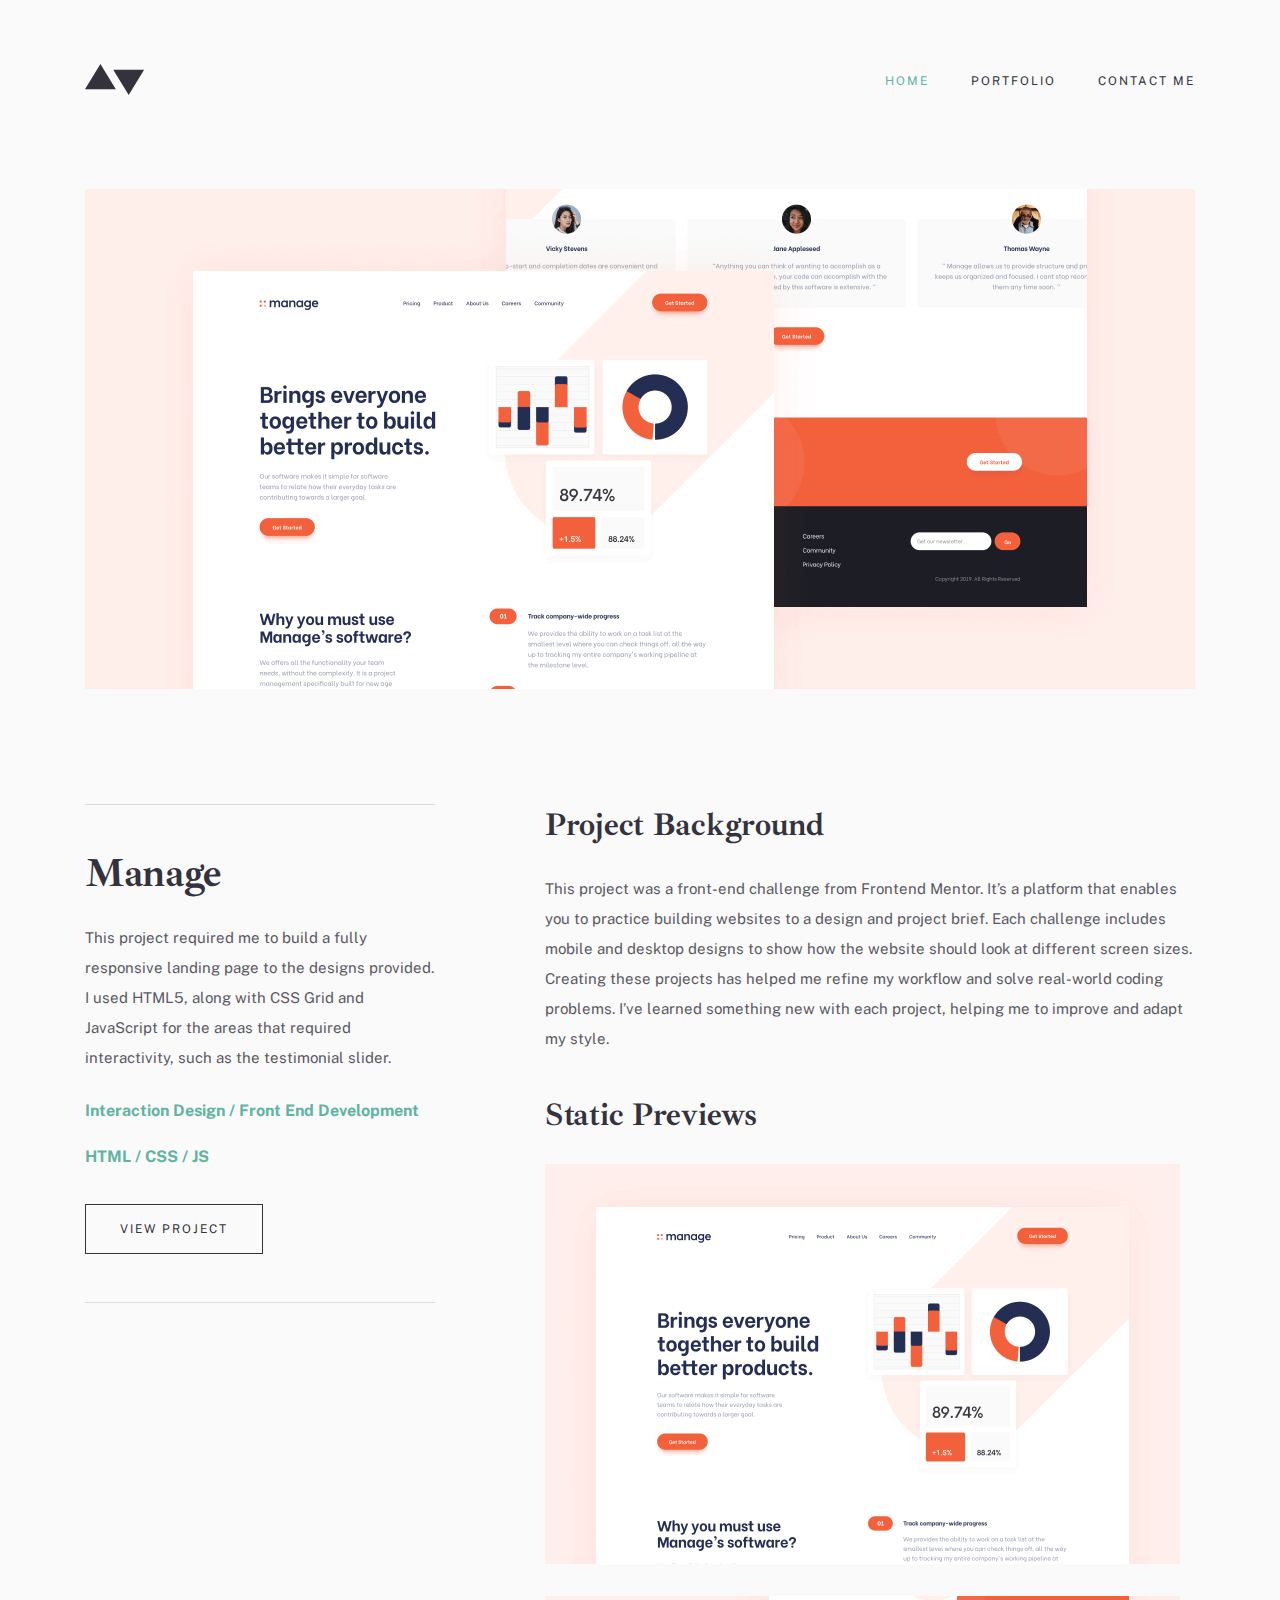
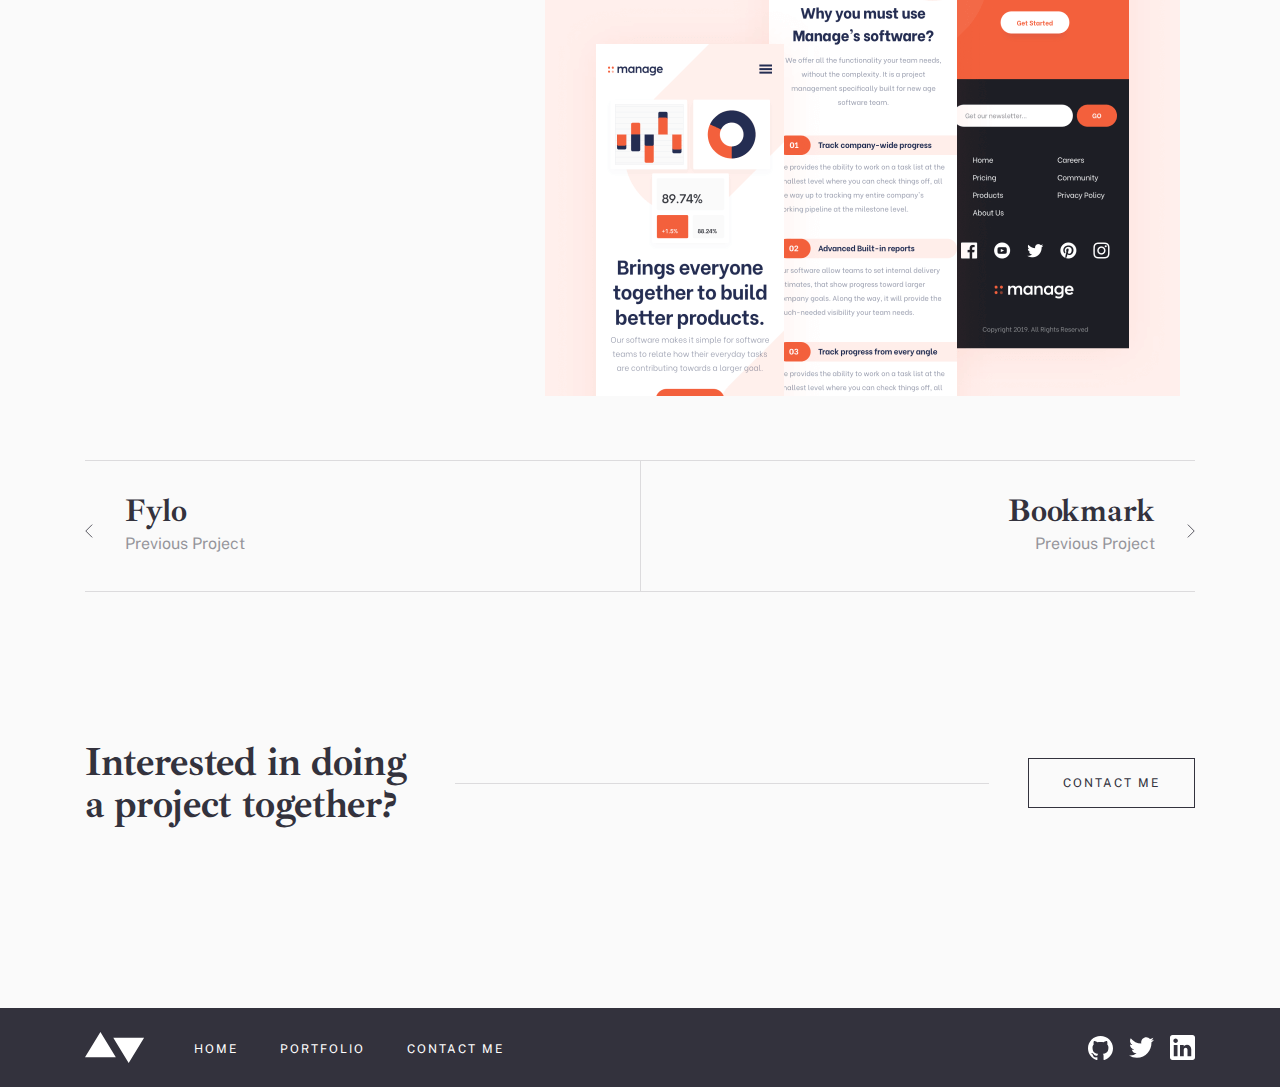
<file: portfolio-manage.html>
<!DOCTYPE html>
<html lang="en">
<head>
	<meta charset="UTF-8">
	<meta name="viewport" content="width=device-width, initial-scale=1.0">
	<title>Minimalist-portfolio || Manage</title>
	<!-- <link rel="stylesheet" href="./css/main.css"> -->
	<link rel="stylesheet" href="./css/portfolio-manage.css">
	<link rel="stylesheet" href="./css/css.min.css">
</head>
<body>
	<!-- Start header -->
	<header class="site-header">

		<div class="container">
			<div class="header-wrapper">
				<a class="header-link" href="./">
					<img class="logo-pic" src="./images/logo.svg" alt="This is site logo image" width="60" height="32">
				</a>
				<nav class="site-navbar">
					<ul class="navbar-list unstayled-list">
						<li class="navbar-item">
							<a class="navbar-link home-active-link" href="./index.html">
								HOME
							</a>
						</li>
						<li class="navbar-item">
							<a class="navbar-link" href="./portfolio.html">
								PORTFOLIO
							</a>
						</li>
						<li class="navbar-item">
							<a class="navbar-link" href="./contact.html">
								CONTACT ME
							</a>
						</li>
					</ul>
				</nav>
			</div>
		</div>

	</header>
	<!-- Finish header -->

	<!-- Site main begin -->
	<main class="site-main">
		<!-- Hero manage section start -->
		<section class="hero-manage">
			<div class="container">
				<img class="hero-manage-pic" 
				src="./images/manageheroimage.png" 
				alt="This is manage hero image"
				width="1150"
				height="500"
				srcset="./images/manageheroimage.png 1x, ./images/manageheroimage@2x.png 2x">
				<div class="manage-wrapper">
					<div class="manage-inner">
						<h2 class="manage-title" title="Manage">
							Manage
						</h2>
						<p class="manage-desc">
							This project required me to build a fully responsive landing page to the designs provided. I used HTML5, along with CSS Grid and JavaScript for the areas that required interactivity, such as the testimonial slider.
						</p>
						<p class="manage-text">
							<strong class="manage-strong">
								Interaction Design / Front End Development
							</strong>
						</p>
						<p class="manage-text">
							<strong class="manage-strong">
								HTML / CSS / JS
							</strong>
						</p>
						<a class="portfolio-link general-link" href="./portfolio-manage.html">
							VIEW PROJECT
						</a>
					</div>
					<div class="manage-wrapper-inner">
						<h3 class="manage-project-title" title="Project Background">
							Project Background
						</h3>
						<p class="manage-project-desc">
							This project was a front-end  challenge from Frontend Mentor. It’s a platform that enables you to practice building websites to a design and project brief. Each challenge includes mobile and desktop designs to show how the website should look at different screen sizes. Creating these projects has helped me refine my workflow and solve real-world coding problems. I’ve learned something new with each project, helping me to improve and adapt my style.
						</p>
						<h3 class="manage-project-title" title="Project Background">
							Static Previews
						</h3>
						<img class="previews-pic" 
						src="./images/previewsimage.png" 
						alt="This is previews image. You can take all information here"
						width="635"
						height="832"
						srcset="./images/previewsimage.png 1x, ./images/previewsimage@2x.png 2x"
						loading="lazy">
					</div>
				</div>
			</div>
		</section>
		<!-- Hero manage section finish -->

		<!-- Slider section start -->
		<section class="slider-section">
			<div class="container">
				<div class="slider-section-wrapper">
					<h2 class="visually-hidden">Page slider</h2>
					<a class="slider-section-link next-left-link" href="./portfolio-fylo.html">
						<h3 class="slider-title">Fylo</h3>
						<p class="slider-desc">Previous Project</p>
					</a>
					<a class="slider-section-link slider-right-link" href="./portfolio-bookmark.html">
						<h3 class="slider-title">Bookmark</h3>
						<p class="slider-desc">Previous Project</p>
					</a>
				</div>
			</div>
		</section>

		<!-- Contact me section start -->
		<section class="contact-me">
			<div class="container">
				<div class="contact-me-wrapper">
					<div class="contact-title-wrapper">
						<h2 class="contact-me-title"
						title="Interested in doing a project together?">
							Interested in doing a project together?
						</h2>
					</div>
					<a class="contact-me-link general-link" href="./contact.html">
						CONTACT ME
					</a>
				</div>
			</div>
		 </section>
		 <!-- Contact me section finish -->
	</main>
	<!-- Site main end -->

	 <!-- Site footer start -->
	<footer class="site-footer">
		
		<div class="container">
			<div class="footer-wrapper">
				<div class="footer-inner">
					<a class="footer-logo-link" href="./">
						<img class="logo-pic" 
						src="./images/footerlogo.svg" 
						alt="This is footer logo image"
						width="60"
						height="32"
						loading="lazy">
					</a>
					<ul class="footer-list unstayled-list">
						<li class="footer-item">
							<a class="footer-link" href="./index.html">
								HOME
							</a>
						</li>
						<li class="footer-item">
							<a class="footer-link" href="./portfolio.html">
								PORTFOLIO
							</a>
						</li>
						<li class="footer-item">
							<a class="footer-link" href="./contact.html">
								CONTACT ME
							</a>
						</li>
					</ul>
				</div>
				<ul class="social-list unstayled-list">
					<li class="social-item">
						<a class="social-link" href="#" target="_blank">
							<img class="social-pic" 
							src="./images/icons/githubicon.svg" 
							alt="This is GitHub icon"
							width="25"
							height="24"
							loading="lazy">
						</a>
					</li>
					<li class="social-item">
						<a class="social-link" href="#" target="_blank">
							<img class="social-pic" 
							src="./images/icons/twittericon.svg" 
							alt="This is twitter icon"
							width="25"
							height="24"
							loading="lazy">
						</a>
					</li>
					<li class="social-item">
						<a class="social-link" href="#" target="_blank">
							<img class="social-pic" 
							src="./images/icons/linkedinicon.svg" 
							alt="This is LinkedIn icon"
							width="25"
							height="24"
							loading="lazy">
						</a>
					</li>
				</ul>
			</div>
		</div>

	</footer>
	<!-- Site footer finish -->
</body>
</html>
</file>
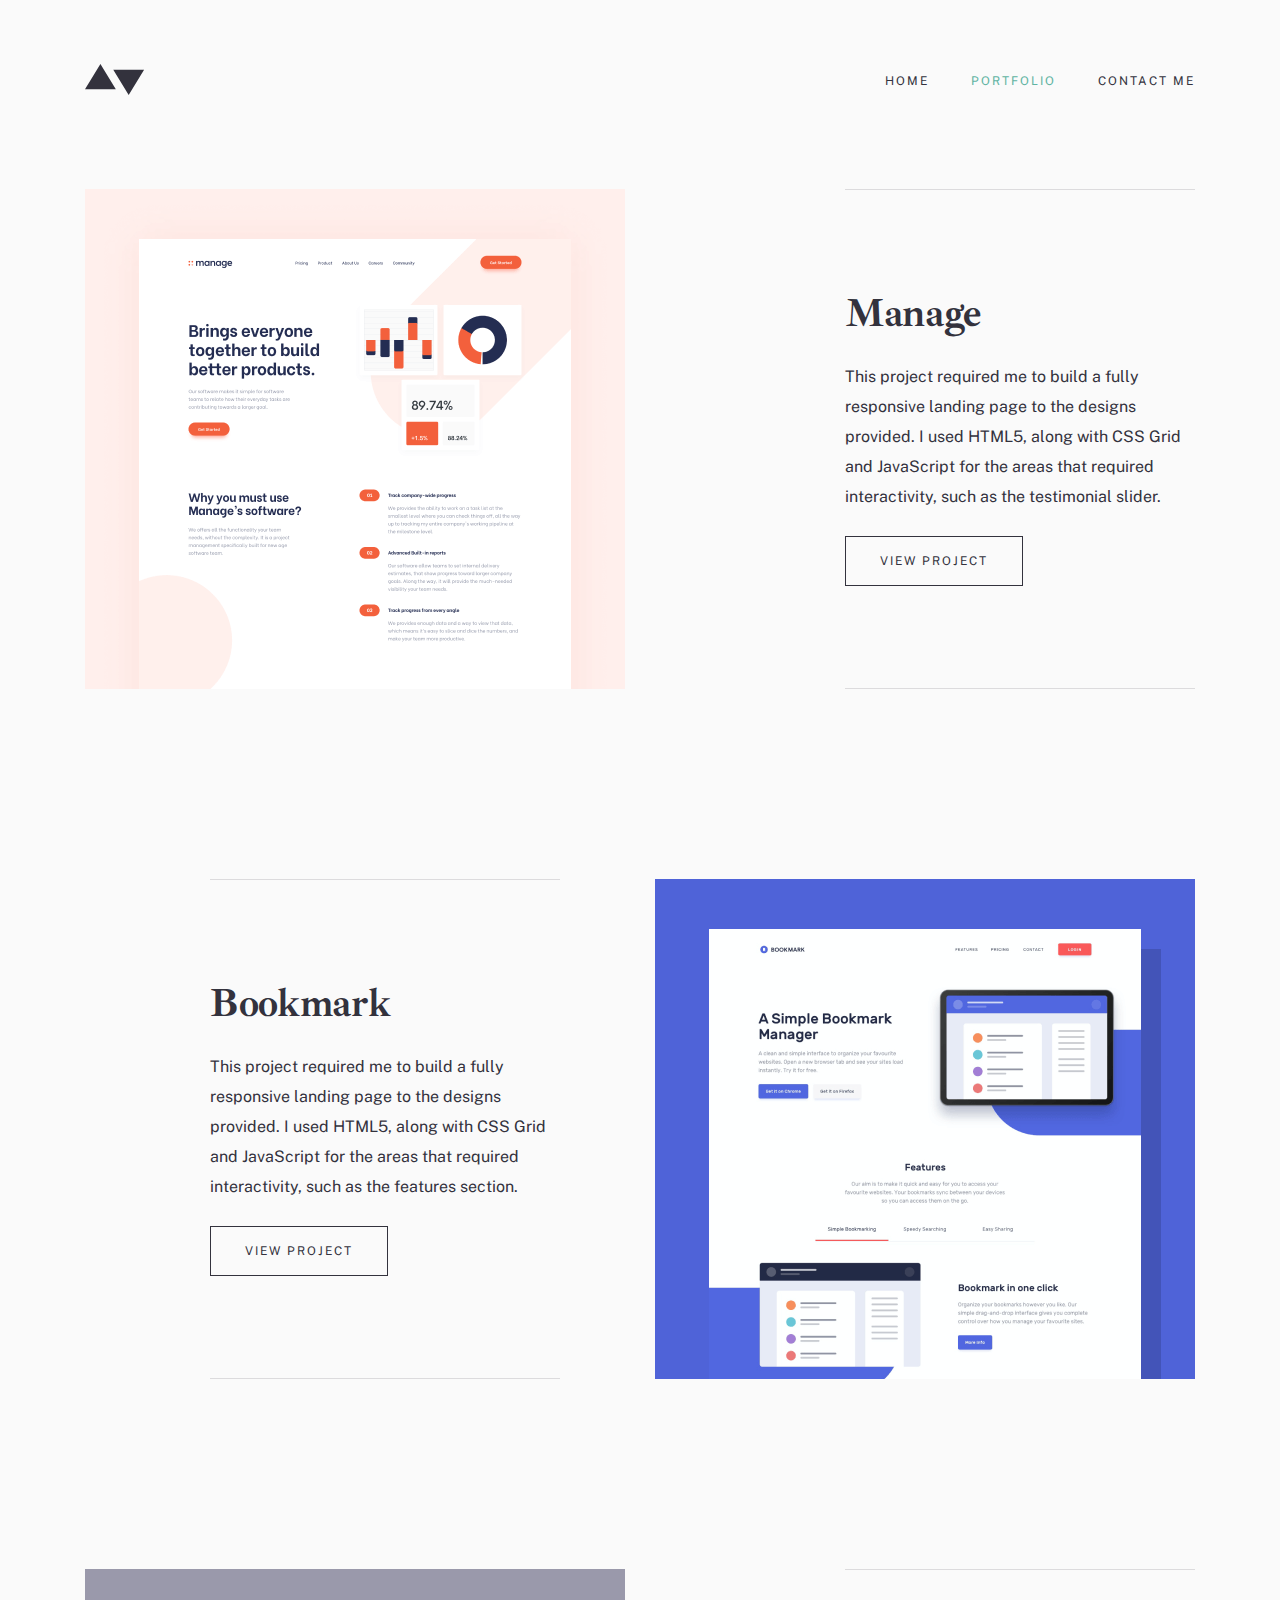
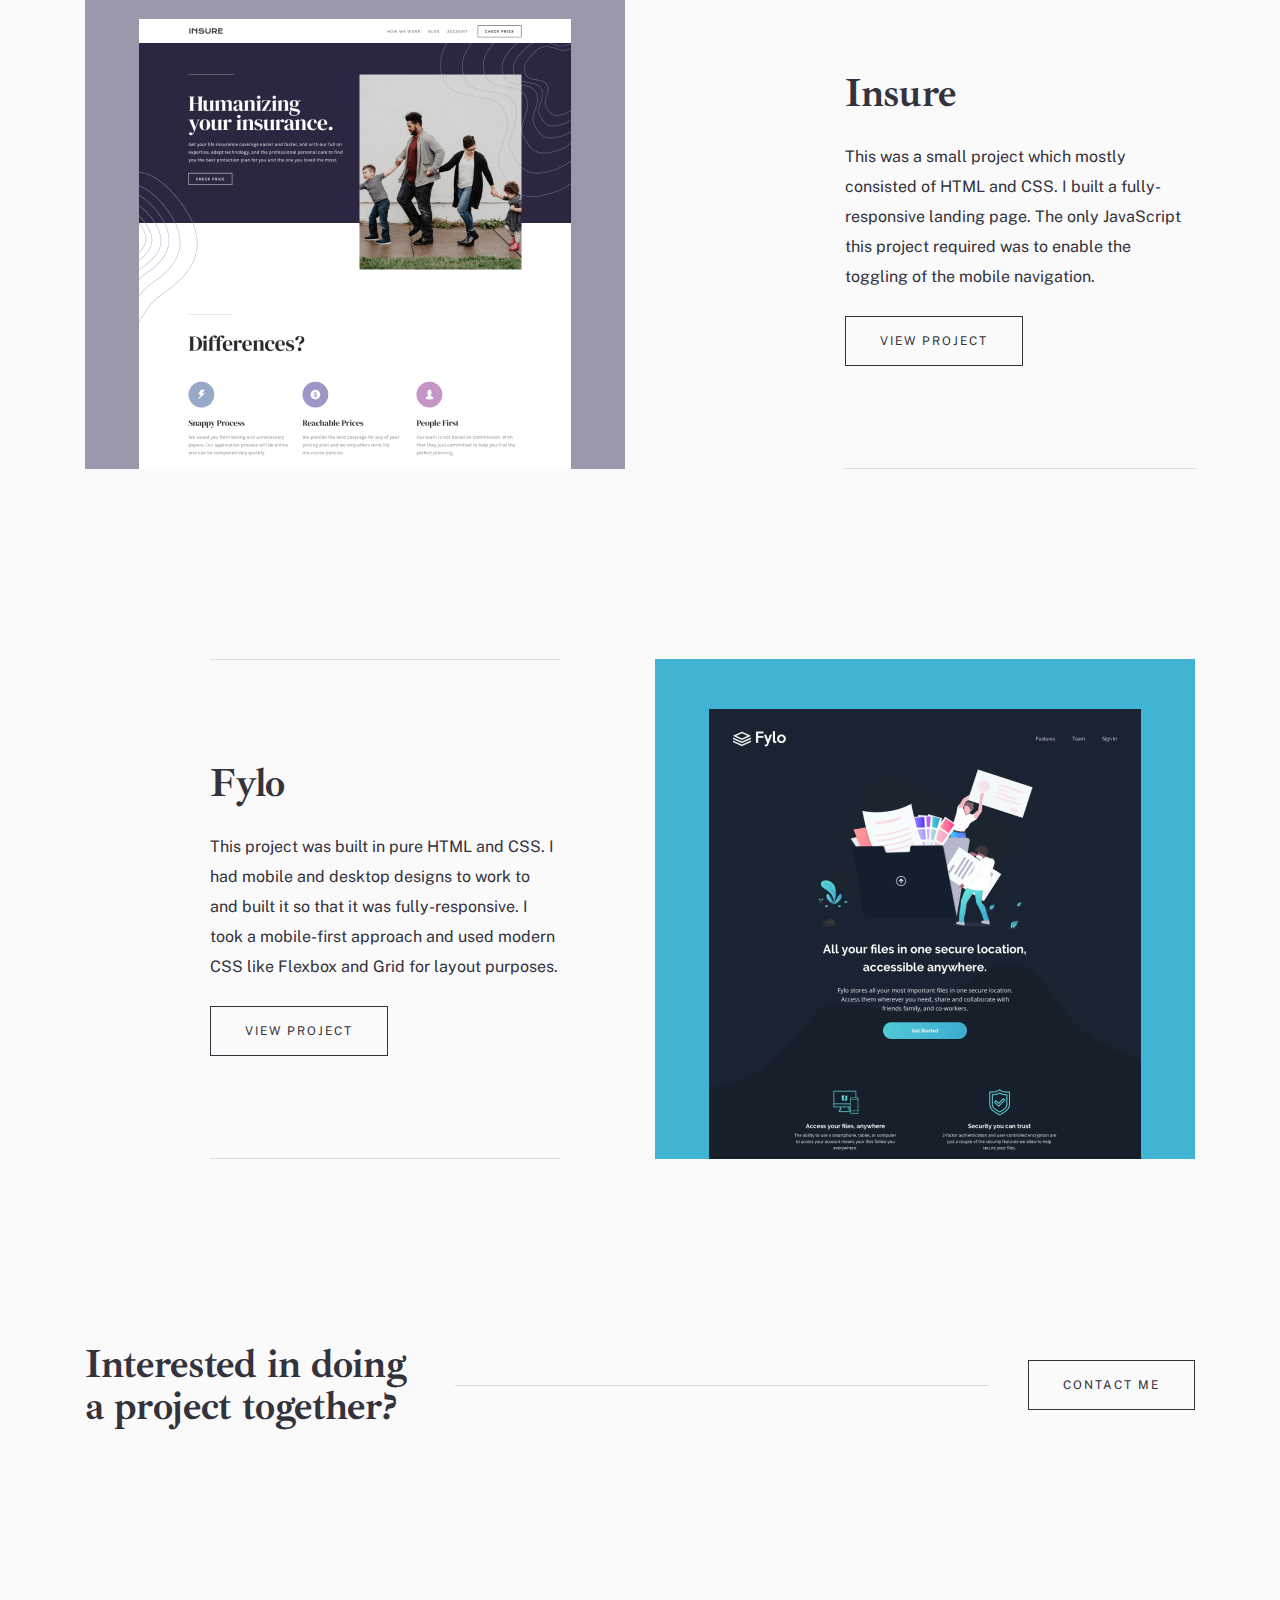
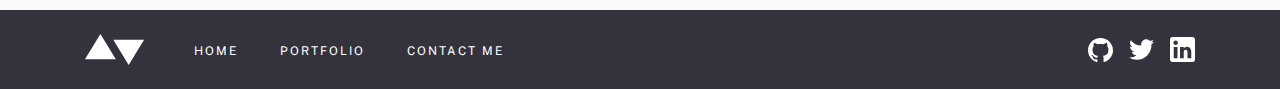
<file: portfolio.html>
<!DOCTYPE html>
<html lang="en">
<head>
	<meta charset="UTF-8">
	<meta name="viewport" content="width=device-width, initial-scale=1.0">
	<title>Minimalist-portfolio || Portfolio</title>
	<!-- <link rel="stylesheet" href="./css/main.css"> -->
	<!-- <link rel="stylesheet" href="./css/portfolio.css"> -->
	<link rel="stylesheet" href="./css/css.min.css">
</head>
<body>
	<!-- Start header -->
	<header class="site-header">

		<div class="container">
			<div class="header-wrapper">
				<a class="header-link" href="./">
					<img class="logo-pic" src="./images/logo.svg" alt="This is site logo image" width="60" height="32">
				</a>
				<nav class="site-navbar">
					<ul class="navbar-list unstayled-list">
						<li class="navbar-item">
							<a class="navbar-link" href="./index.html">
								HOME
							</a>
						</li>
						<li class="navbar-item">
							<a class="navbar-link portfolio-active-link" href="./portfolio.html">
								PORTFOLIO
							</a>
						</li>
						<li class="navbar-item">
							<a class="navbar-link" href="./contact.html">
								CONTACT ME
							</a>
						</li>
					</ul>
				</nav>
			</div>
		</div>

	</header>
	<!-- Finish header -->

	<!-- Site main begin -->
	<main class="site-main">
		<!-- Portfolio section start -->
		<section class="portfolio">
			<div class="container">
				<div class="portfolio-wrapper">
					<img class="portfolio-pic" 
					src="./images/managemainimage.png" 
					alt="This is portfolio main image"
					width="540"
					height="500"
					srcset="./images/managemainimage.png 1x, ./images/managemainimage@2x.png 2x">
					<div class="portfolio-inner">
						<h2 class="portfolio-title" title="Manage">
							Manage
						</h2>
						<p class="portfolio-desc">
							This project required me to build a fully responsive landing page to the designs provided. I used HTML5, along with CSS Grid and JavaScript for the areas that required interactivity, such as the testimonial slider.
						</p>
						<a class="portfolio-link general-link" href="./portfolio-manage.html">
							VIEW PROJECT
						</a>
					</div>
				</div>
				<div class="portfolio-wrapper">
					<img class="portfolio-pic" 
					src="./images/bookmarkmainimage.png" 
					alt="This is bookmark main image"
					width="540"
					height="500"
					srcset="./images/bookmarkmainimage.png 1x, ./images/bookmarkmainimage@2x.png 2x"
					loading="lazy">
					<div class="portfolio-inner">
						<h2 class="portfolio-title" title="Bookmark">
							Bookmark
						</h2>
						<p class="portfolio-desc">
							This project required me to build a fully responsive landing page to the designs provided. I used HTML5, along with CSS Grid and JavaScript for the areas that required interactivity, such as the features section.
						</p>
						<a class="portfolio-link general-link" href="./portfolio-bookmark.html">
							VIEW PROJECT
						</a>
					</div>
				</div>
				<div class="portfolio-wrapper">
					<img class="portfolio-pic" 
					src="./images/insuremainimage.png" 
					alt="This is insure main image"
					width="540"
					height="500"
					srcset="./images/insuremainimage.png 1x, ./images/insuremainimage@2x.png 2x"
					loading="lazy">
					<div class="portfolio-inner">
						<h2 class="portfolio-title" title="Insure">
							Insure
						</h2>
						<p class="portfolio-desc">
							This was a small project which mostly consisted of HTML and CSS. I built a fully-responsive landing page. The only JavaScript this project required was to enable the toggling of the mobile navigation.
						</p>
						<a class="portfolio-link general-link" href="./portfolio-insure.html">
							VIEW PROJECT
						</a>
					</div>
				</div>
				<div class="portfolio-wrapper">
					<img class="portfolio-pic" 
					src="./images/fylomainimage.png" 
					alt="This is fylo main image"
					width="540"
					height="500"
					srcset="./images/fylomainimage.png 1x, ./images/fylomainimage@2x.png 2x"
					loading="lazy">
					<div class="portfolio-inner">
						<h2 class="portfolio-title" title="Fylo">
							Fylo
						</h2>
						<p class="portfolio-desc">
							This project was built in pure HTML and CSS. I had mobile and desktop designs to work to and built it so that it was fully-responsive. I took a mobile-first approach and used modern CSS like Flexbox and Grid for layout purposes.
						</p>
						<a class="portfolio-link general-link" href="./portfolio-fylo.html">
							VIEW PROJECT
						</a>
					</div>
				</div>
			</div>
		</section>
		<!-- Portfolio section finish -->

		<!-- Contact me section start -->
		<section class="contact-me">
			<div class="container">
				<div class="contact-me-wrapper">
					<div class="contact-title-wrapper">
						<h2 class="contact-me-title" 
						title="Interested in doing a project together?">
							Interested in doing a project together?
						</h2>
					</div>
					<a class="contact-me-link general-link" href="./contact.html">
						CONTACT ME
					</a>
				</div>
			</div>
		 </section>
		 <!-- Contact me section finish -->
	</main>
	<!-- Site main end -->

	<!-- Site footer start -->
	<footer class="site-footer">
		
		<div class="container">
			<div class="footer-wrapper">
				<div class="footer-inner">
					<a class="footer-logo-link" href="./">
						<img class="logo-pic" 
						src="./images/footerlogo.svg" 
						alt="This is footer logo image"
						width="60"
						height="32"
						loading="lazy">
					</a>
					<ul class="footer-list unstayled-list">
						<li class="footer-item">
							<a class="footer-link" href="./index.html">
								HOME
							</a>
						</li>
						<li class="footer-item">
							<a class="footer-link" href="./portfolio.html">
								PORTFOLIO
							</a>
						</li>
						<li class="footer-item">
							<a class="footer-link" href="./contact.html">
								CONTACT ME
							</a>
						</li>
					</ul>
				</div>
				<ul class="social-list unstayled-list">
					<li class="social-item">
						<a class="social-link" href="#" target="_blank">
							<img class="social-pic" 
							src="./images/icons/githubicon.svg" 
							alt="This is GitHub icon"
							width="25"
							height="24"
							loading="lazy">
						</a>
					</li>
					<li class="social-item">
						<a class="social-link" href="#" target="_blank">
							<img class="social-pic" 
							src="./images/icons/twittericon.svg" 
							alt="This is twitter icon"
							width="25"
							height="24"
							loading="lazy">
						</a>
					</li>
					<li class="social-item">
						<a class="social-link" href="#" target="_blank">
							<img class="social-pic" 
							src="./images/icons/linkedinicon.svg" 
							alt="This is LinkedIn icon"
							width="25"
							height="24"
							loading="lazy">
						</a>
					</li>
				</ul>
			</div>
		</div>

	</footer>
	<!-- Site footer finish -->
</body>
</html>
</file>
<file: css/main.css>
@font-face {
	font-display: swap;
	font-family: "Ibarra Real Nova";
	font-style: normal;
	font-weight: 400;
	src: url("../fonts/ibarrarealnovaregular.woff2") format("woff2"), 
	url("../fonts/ibarrarealnovaregular.woff") format("woff");
}

@font-face {
	font-display: swap;
	font-family: "Ibarra Real Nova";
	font-style: normal;
	font-weight: 700;
	src: url("../fonts/ibarrarealnovabold.woff2") format("woff2"), 
	url("../fonts/ibarrarealnovabold.woff") format("woff");
}

@font-face {
	font-display: swap; 
	font-family: "Public Sans";
	font-style: normal;
	font-weight: 400;
	src: url("../fonts/publicsansregular.woff2") format("woff2"), 
	url("../fonts/publicsansregular.woff") format("woff");
}

@font-face {
	font-display: swap;
	font-family: "Public Sans";
	font-style: normal;
	font-weight: 700;
	src: url("../fonts/publicsansbold.woff2") format("woff2"), 
	url("../fonts/publicsansbold.woff") format("woff");
}

*,
::before,
::after {
	-webkit-box-sizing: border-box;
	        box-sizing: border-box;
}

html {
	scroll-behavior: smooth;
}

body {
	margin: 0;
	font-family: "Public Sans", "Arial", sans-serif;
	font-weight: 400;
	font-size: 16px;
	line-height: normal;
}

img {
	display: block;
	height: auto;
}

.visually-hidden {
	position: absolute;
	width: 1px;
	height: 1px;
	margin: -1px;
	padding: 0;
	overflow: hidden;
	border: 0;
	white-space: nowrap;
	clip: rect(0 0 0 0)
}

.container {
	max-width: 1150px;
	width: 100%;
	margin-inline: auto;
	padding-inline: 20px;
}

.unstayled-list {
	margin-block: 0;
	-webkit-padding-start: 0;
	        padding-inline-start: 0;
	list-style-type: none;
}

.site-header {
	padding-block: 64px 54px;
}

.header-wrapper {
	display: -webkit-box;
	display: -ms-flexbox;
	display: flex;
	-webkit-box-pack: justify;
	    -ms-flex-pack: justify;
	        justify-content: space-between;
	-webkit-box-align: center;
	    -ms-flex-align: center;
	        align-items: center;
}

.navbar-list {
	display: -webkit-box;
	display: -ms-flexbox;
	display: flex;
}

.navbar-item:not(:last-child) {
	margin-right: 42px;
}

.navbar-link {
	font-size: 12px;
	font-style: normal;
	color: #33323d;
	letter-spacing: 2px;
	-webkit-text-decoration-line: none;
	        text-decoration-line: none;
}

.home-active-link {
	color: #5fb4a2;
}

.portfolio-active-link {
	color: #5fb4a2;
}

.contact-active-link {
	color: #5fb4a2;
}

.hero-wrapper {
	padding-top: 243px;
	background-image: url("../images/minimalisthomebg.png");
	background-repeat: no-repeat;
}

.hero-wrapper-inner {
	width: 445px;
	padding-top: 56px;
	background-color: #fafafa;
}

.hero-title-wrapper {
	width: 393px;
}

.hero-title {
	margin-block: 0 53px;
	font-family: "Ibarra Real Nova", "Times New Roman", serif;
	font-size: 50px;
	color: #33323d;
	line-height: 50px;
	letter-spacing: -0.446px;
}

.hero-link {
	position: relative;
	display: inline-block;
	width: 200px;
	padding-block: 17px;
	padding-left: 48px;
	font-size: 12px;
	color: #fff;
	background-color: #203a4c;
	text-align: center;
	-webkit-text-decoration-line: none;
	        text-decoration-line: none;
	letter-spacing: 2px;
	-webkit-transition: background .3s linear;
	-o-transition: background .3s linear;
	transition: background .3s linear;
}

.hero-link::before {
	position: absolute;
	left: 0;
	top: 0px;
	content: "";
	width: 48px;
	height: 48px;
	background-image: url("../images/icons/downarrow.svg");
	background-size: 100%;
	background-repeat: no-repeat;
}

.hero-link:hover {
	background-color: #5fb4a2;
	background-image: url(../images/icons/downarrowwhite.svg);
	background-repeat: no-repeat;
}

.hero-link:disabled {
	background-color: #979797;
}

.about-me {
	padding-block: 150px;
}

.about-me-wrapper {
	display: -webkit-box;
	display: -ms-flexbox;
	display: flex;
}

.about-me-pic {
	margin-right: 125px;
}

.about-wrapper {
	position: relative;
	width: 350px;
	padding-block: 50px 46px;
}

.about-wrapper::before {
	position: absolute;
	top: 0;
	content: "";
	width: 350px;
	height: 1px;
	background-color: #33323d;
	opacity: 0.15;
}

.about-wrapper::after {
	position: absolute;
	left: 0;
	bottom: 0;
	content: "";
	width: 350px;
	height: 1px;
	background-color: #33323d;
	opacity: 0.15;
}

.about-title {
	margin-block: 0 28px;
	font-family: "Ibarra Real Nova", "Times New Roman", serif;
	color: #33323d;
	line-height: 42px;
	letter-spacing: -0.357px;
}

.about-desc {
	margin-block: 0 24px;
	color: #33323d;
	line-height: 30px;
	opacity: 0.8;
}

.general-link {
	display: inline-block;
	padding: 17px 34px;
	font-size: 12px;
	color: #33323d;
	border: 1px solid #33323d;
	letter-spacing: 2px;
	-webkit-text-decoration-line: none;
	        text-decoration-line: none;
	-webkit-transition: color .3s linear, background-color 0.3s ease-in-out;
	-o-transition: color .3s linear, background-color 0.3s ease-in-out;
	transition: color .3s linear, background-color 0.3s ease-in-out;
}

.general-link:hover {
	color: #fafafa;
	background-color: #33323d;
}

.contact-me {
	-webkit-padding-after: 150px;
	        padding-block-end: 150px;
}

.contact-me-wrapper {
	display: -webkit-box;
	display: -ms-flexbox;
	display: flex;
	-webkit-box-pack: justify;
	    -ms-flex-pack: justify;
	        justify-content: space-between;
	-webkit-box-align: center;
	    -ms-flex-align: center;
	        align-items: center;
}

.contact-title-wrapper {
	position: relative;
	width: 350px;
}

.contact-title-wrapper::after {
	position: absolute;
	top: 50%;
	left: 370px;
	content: "";
	width: 534px;
	height: 1px;
	background-color: #33323d;
	opacity: 0.15;
}

.contact-me-title {
	font-family: "Ibarra Real Nova", "Times New Roman", serif;
	font-size: 40px;
	color: #33323d;
	line-height: 42px;
	letter-spacing: -0.357px;
}

.site-footer {
	padding-block: 24px;
	background-color: #33323d;
}

.footer-wrapper {
	display: -webkit-box;
	display: -ms-flexbox;
	display: flex;
	-webkit-box-pack: justify;
	    -ms-flex-pack: justify;
	        justify-content: space-between;
	-webkit-box-align: center;
	    -ms-flex-align: center;
	        align-items: center;
}

.footer-inner {
	display: -webkit-box;
	display: -ms-flexbox;
	display: flex;
	-webkit-box-align: center;
	    -ms-flex-align: center;
	        align-items: center;
}

.footer-logo-link {
	margin-right: 49px;
}

.footer-list {
	display: -webkit-box;
	display: -ms-flexbox;
	display: flex;
}

.footer-item:not(:last-child) {
	margin-right: 42px;
}

.footer-link {
	color: #fff;
	font-size: 12px;
	letter-spacing: 2px;
	-webkit-text-decoration-line: none;
	        text-decoration-line: none;
}

.social-list {
	display: -webkit-box;
	display: -ms-flexbox;
	display: flex;
	-webkit-box-align: center;
	    -ms-flex-align: center;
	        align-items: center;
}

.social-item:not(:last-child) {
	margin-right: 16px;
}
</file>
<file: css/portfolio-manage.css>
.hero-manage {
	padding-block: 40px 64px;
}

.hero-manage-pic {
	margin-bottom: 115px;
}

.manage-wrapper {
	display: -webkit-box;
	display: -ms-flexbox;
	display: flex;
	-webkit-box-pack: justify;
	    -ms-flex-pack: justify;
	        justify-content: space-between;
}

.manage-inner {
	position: relative;
	width: 350px;
	padding-block: 48px;
}

.manage-inner::before {
	position: absolute;
	top: 0;
	content: "";
	width: 350px;
	height: 1px;
	background-color: #33323d;
	opacity: 0.15;
}

.manage-inner::after {
	position: absolute;
	top: 498px;
	left: 0;
	content: "";
	width: 350px;
	height: 1px;
	background-color: #33323d;
	opacity: 0.15;
}

.manage-title {
	margin-block: 0 29px;
	font-family: "Ibarra Real Nova", "Times New Roman", serif;
	font-size: 40px;
	color: #33323d;
	line-height: 42px;
	letter-spacing: -0.357px;
}

.manage-desc {
	margin-block: 0 23px;
	font-size: 15px;
	color: #33323d;
	line-height: 30px;
	opacity: 0.8;
}

.manage-text {
	margin-block: 0 16px;
	color: #5fb4a2;
	line-height: 30px;
}

.portfolio-link {
	margin-top: 16px;
}

.manage-wrapper-inner {
	width: 650px;
}

.manage-project-title {
	margin-block: 0 28px;
	font-family: "Ibarra Real Nova", "Times New Roman", serif;
	font-size: 32px;
	color: #33323d;
	line-height: 42px;
	letter-spacing: -0.286px;
}

.manage-project-desc {
	margin-block: 0 40px;
	font-size: 15px;
	color: #33323d;
	line-height: 30px;
	opacity: 0.8;
}

.manage-project-title {
	margin-block: 0 28px;
	font-family: "Ibarra Real Nova", "Times New Roman", serif;
	font-size: 32px;
	color: #33323d;
	line-height: 42px;
	letter-spacing: -0.286px;
}

.slider-section {
	padding-block: 0 115px;
}

.slider-section-wrapper {
	position: relative;
	display: -webkit-box;
	display: -ms-flexbox;
	display: flex;
	-webkit-box-pack: justify;
	    -ms-flex-pack: justify;
	        justify-content: space-between;
	-webkit-box-align: center;
	    -ms-flex-align: center;
	        align-items: center;
	padding-block: 32px;
	border-top: 1px solid #33323d26;
	border-bottom: 1px solid #33323d26;
}

.slider-section-wrapper::before {
	position: absolute;
	left: 50%;
	content: "";
	width: 1px;
	height: 130px;
	background-color: #33323d26;
}

.slider-section-link {
	position: relative;
	display: block;
	padding-inline: 40px;
	-webkit-text-decoration-line: none;
	        text-decoration-line: none;
}

.next-left-link::before {
	position: absolute;
	top: 30px;
	left: 0;
	content: "";
	width: 8px;
	height: 16px;
	background-image: url("../images/icons/nextlefticon.svg");
	background-repeat: no-repeat;
	background-size: 8px 16px;
}

.slider-right-link {
	text-align: end;
}

.slider-right-link::after {
	position: absolute;
	top: 30px;
	right: 0;
	content: "";
	width: 8px;
	height: 16px;
	background-image: url("../images/icons/nextrighticon.svg");
	background-repeat: no-repeat;
	background-size: 8px 16px;
}

.slider-title {
	margin-block: 0;
	font-family: "Ibarra Real Nova", "Times New Roman", serif;
	font-size: 32px;
	color: #33323d;
	line-height: 36px;
	letter-spacing: -0.286px;
}

.slider-desc {
	margin-block: 0;
	color: #33323d;
	line-height: 30px;
	opacity: 0.5;
}
</file>
<file: css/portfolio.css>
.portfolio-wrapper {
	display: -webkit-box;
	display: -ms-flexbox;
	display: flex;
	-webkit-box-pack: justify;
	    -ms-flex-pack: justify;
	        justify-content: space-between;
	padding-block: 40px 150px;
}

.portfolio-wrapper:nth-child(2n) {
	-webkit-box-orient: horizontal;
	-webkit-box-direction: reverse;
	    -ms-flex-direction: row-reverse;
	        flex-direction: row-reverse;
	margin-left: 125px;
}

.portfolio-inner {
	position: relative;
	width: 350px;
	padding-block: 103px;
}

.portfolio-inner::before {
	position: absolute;
	top: 0;
	content: "";
	width: 350px;
	height: 1px;
	background-color: #33323d;
	opacity: 0.15;
}

.portfolio-inner::after {
	position: absolute;
	left: 0;
	bottom: 0;
	content: "";
	width: 350px;
	height: 1px;
	background-color: #33323d;
	opacity: 0.15;
}

.portfolio-title {
	margin-block: 0 28px;
	font-family: "Ibarra Real Nova", "Times New Roman", serif;
	font-size: 40px;
	color: #33323d;
	line-height: 42px;
	letter-spacing: -0.357px;
}

.portfolio-desc {
	margin-block: 0 24px;
	color: #33323d;
	line-height: 30px;
}
</file>
<file: css/css.min.css>
body,html{height:100%}.button,body{color:var(--grayish-dark-blue)}.cta__title,.hero__text,.slider__page-link{font-family:var(--title-font)}.slider__page-link::after,body{font-family:var(--text-font);font-size:16px;line-height:30px}.button:active,.logo:active,.slider__page-link:active{opacity:.6}.button,.sitenav__link{text-transform:uppercase;white-space:nowrap}.info__text a:focus,.slider__page-link:focus{outline:0}:root{--slightly-desaturated-cyan:#5FB4A2;--dark-blue:#203A4C;--grayish-dark-blue:#33323D;--grayish-light-blue:rgba(51, 50, 61, 0.15);--very-light-grey-bg:#fafafa;--light-grey-text-field:#eaeaeb;--bright-red-errors:#F43030;--title-font:"Ibarra Real Nova","Arial",sans-serif;--text-font:"Public Sans","Arial",sans-serif}@font-face{font-family:"Public Sans";src:url("../fonts/PublicSans-Bold.woff2") format("woff2"),url("../fonts/PublicSans-Bold.woff") format("woff");font-weight:700;font-style:normal;font-display:swap}@font-face{font-family:"Public Sans";src:url("../fonts/PublicSans-BoldItalic.woff2") format("woff2"),url("../fonts/PublicSans-BoldItalic.woff") format("woff");font-weight:700;font-style:italic;font-display:swap}@font-face{font-family:"Ibarra Real Nova";src:url("../fonts/IbarraRealNova-Regular.woff2") format("woff2"),url("../fonts/IbarraRealNova-Regular.woff") format("woff");font-weight:400;font-style:normal;font-display:swap}@font-face{font-family:"Public Sans";src:url("../fonts/PublicSans-Regular.woff2") format("woff2"),url("../fonts/PublicSans-Regular.woff") format("woff");font-weight:400;font-style:normal;font-display:swap}@font-face{font-family:"Public Sans";src:url("../fonts/PublicSans-Thin.woff2") format("woff2"),url("../fonts/PublicSans-Thin.woff") format("woff");font-weight:100;font-style:normal;font-display:swap}@font-face{font-family:"Ibarra Real Nova";src:url("../fonts/IbarraRealNova-Bold.woff2") format("woff2"),url("../fonts/IbarraRealNova-Bold.woff") format("woff");font-weight:700;font-style:normal;font-display:swap}html{box-sizing:border-box;scroll-behavior:smooth}*,::after,::before{box-sizing:inherit}body{display:flex;flex-direction:column;background-color:var(--very-light-grey-bg);padding:0;margin:0}img{max-width:100%;height:auto}:focus{outline:3px dashed var(--grayish-dark-blue);outline-offset:3px}input:-webkit-autofill,input:-webkit-autofill:focus,input:-webkit-autofill:hover,select:-webkit-autofill,select:-webkit-autofill:focus,select:-webkit-autofill:hover,textarea:-webkit-autofill,textarea:-webkit-autofill:focus,textarea:-webkit-autofill:hover{border:none;-webkit-text-fill-color:inherit;transition:background-color 5000s ease-in-out}.container{max-width:1150px;width:100%;padding-left:20px;padding-right:20px;margin-left:auto;margin-right:auto}.visually-hidden{position:absolute;width:1px;height:1px;margin:-1px;border:0;padding:0;clip:rect(0 0 0 0);overflow:hidden}.button{display:inline-block;padding:17px 33px;text-decoration:none;background-color:transparent;font-size:12px;line-height:normal;letter-spacing:2px;border:1px solid var(--grayish-dark-blue);cursor:pointer}.button--dark,.button:hover{color:#fff;background-color:var(--grayish-dark-blue)}.about__content-wrapper,.detail,.slider__container{border-bottom:1px solid var(--grayish-light-blue)}.about__content-wrapper,.detail,.section-contact__content-inner,.slider__container{border-top:1px solid var(--grayish-light-blue)}.button--dark{transition:transform .3s}.sitenav__link,.slider__page-link{text-decoration:none;color:var(--grayish-dark-blue)}.button--dark:hover{transform:scale(1.1)}.cta{margin-top:auto;padding-top:75px;padding-bottom:150px}.cta__container,.site-footer__container{display:flex;align-items:center}.cta__container::before{content:"";width:100%;height:1px;background-color:var(--grayish-light-blue);margin-right:32px;margin-left:32px}.cta__title{order:-1;max-width:350px;margin:0;font-size:40px;line-height:42px;letter-spacing:-.36px}.cta__button{margin-left:auto}.slider{padding-top:32px;padding-bottom:42px}.slider__container{padding:0;max-width:1110px;display:flex;align-items:center;background-image:url(../img/next.svg),url(../img/previous.svg);background-repeat:no-repeat,no-repeat;background-position:right,left}.details__container,.hero__container{background-repeat:no-repeat;background-position:center center;background-size:contain}.slider__page-title{position:relative;margin:0;width:50%;text-align:left}.slider__page-title--next{text-align:right;border-left:1px solid var(--grayish-light-blue)}.slider__page-link{display:flex;flex-direction:column;padding:32px;font-size:32px;line-height:36px;font-weight:400;letter-spacing:-.29px}.slider__page-link::after{content:"Previous project";text-transform:capitalize;color:rgba(51,50,61,.5)}.slider__page-link--next::after{content:"Next project"}.slider__page-link:hover.slider__page-link::before{background-color:rgba(51,50,61,.05)}.slider__page-link:focus.slider__page-link::before{background-color:rgba(51,50,61,.05)}.slider__page-link::before{content:"";width:100%;height:100%;position:absolute;right:0;bottom:0}.main-content{display:flex;flex-direction:column;flex-grow:1}.site-header{padding-top:64px;padding-bottom:27px}.site-header__container{display:flex;align-items:center;justify-content:space-between}.logo,.social__link{display:flex;flex-shrink:0}.logo:hover{opacity:.8}.site-header__logo{margin-right:30px}.logo__img{display:block;width:60px;height:32px;object-fit:contain}.sitenav__list{display:flex;margin:0;padding:0;list-style:none}.sitenav__item:not(:last-child){margin-right:42px}.sitenav__link{display:block;font-size:12px;line-height:normal;letter-spacing:2px}.about__title,.form__title,.label{text-transform:capitalize}.sitenav__link--active,.sitenav__link:hover{color:var(--slightly-desaturated-cyan)}.sitenav__link:active{opacity:.6}.site-footer :focus{outline-color:#fff}.site-footer{padding-top:25px;padding-bottom:24px;background-color:var(--grayish-dark-blue)}.site-footer__logo{margin-right:48px}.site-footer__sitenav{margin-right:auto;padding-right:30px}.sitenav__link--white{color:#fff}.social{display:flex;align-items:center;margin:0;padding:0;list-style:none}.social__item:not(:last-child){margin-right:15px}.about__img,.portfolio__item:nth-child(odd) .portfolio__img-wrapper{margin-right:125px}.social__link:hover{opacity:.8}.social__link:active{opacity:.6}.social__icon{display:block;object-fit:contain}.hero{padding-top:27px;padding-bottom:75px}.hero__container{position:relative;display:flex;min-height:600px;width:1110px;background-color:var(--slightly-desaturated-cyan);background-image:url(../img/index-hero-bg.jpg)}.hero__inner{position:absolute;left:0;bottom:0}.hero__content{display:flex;flex-direction:column;align-items:flex-start;width:100%;max-width:450px;min-height:357px;background-color:var(--very-light-grey-bg);padding-top:55px;padding-right:55px}.hero__text{margin-bottom:24px;font-size:50px;line-height:50px;font-weight:700;letter-spacing:-.45px}.about__title,.detail__title{font-size:40px;letter-spacing:-.36px;font-family:var(--title-font);line-height:42px}.hero__button{display:flex;align-items:center;text-align:center;margin-top:auto;padding:0;min-width:200px}.hero__button span{margin-right:auto}.hero__button-icon-wrapper{display:flex;align-items:center;justify-content:center;height:48px;width:48px;background-color:rgba(0,0,0,.1)}.about__img,.hero__bg{height:600px;object-fit:cover}.details__container,.info__showcase-img-wrapper-inner,.portfolio__img-wrapper{background-color:var(--grayish-light-blue)}.hero__bg{min-width:1110px}.about{padding-top:75px;padding-bottom:75px}.about__container,.portfolio__item{display:flex;flex-wrap:wrap}.about__img{display:block;min-width:540px}.about__content-wrapper{display:flex;align-items:center}.about__content{display:flex;flex-direction:column;align-items:flex-start;width:100%;max-width:350px}.about__title{margin-top:0;margin-bottom:28px}.about__description,.detail__description{margin-top:0;margin-bottom:24px}.section-portfolio{padding-top:67px;padding-bottom:75px}.portfolio{display:flex;flex-direction:column;margin:0;padding:0;list-style:none}.portfolio__item:not(:last-child){margin-bottom:80px}.portfolio__item:nth-child(2n){flex-direction:row-reverse}.portfolio__item:nth-child(2n) .portfolio__img-wrapper{margin-left:125px}.portfolio__img-wrapper{min-width:540px;height:500px}.portfolio__img{display:block;width:100%;height:100%;object-fit:contain}.detail{display:flex;align-items:center;flex-shrink:0;padding-top:30px;padding-bottom:30px}.detail__content{display:flex;flex-direction:column;align-items:flex-start;width:100%;max-width:351px}.detail__title{margin-top:0;margin-bottom:28px}.details,.section-contact{padding-top:67px;padding-bottom:60px}.details__container{max-width:1110px;height:500px}.details__container--portfolio{background-image:url(../img/portfolio-detail/manage-main.jpg)}.details__container--bookmark{background-image:url(../img/portfolio-detail/bookmark-main.jpg)}.details__container--insure{background-image:url(../img/portfolio-detail/insure-main.jpg)}.details__container--fylo{background-image:url(../img/portfolio-detail/fylo-main.jpg)}.section-detail{padding-top:55px;padding-bottom:32px}.form__inner,.section-detail__container{display:flex;align-items:flex-start;justify-content:space-between}.detail--portfolio{min-height:500px;margin-right:30px}.detail__description--portfolio{font-size:15px}.detail__extra-info-wrapper{display:flex;flex-direction:column;align-items:flex-start;margin-bottom:32px}.detail__extra-info{font-weight:700;color:var(--slightly-desaturated-cyan)}.detail__extra-info:not(:last-child){margin-bottom:16px}.form__area,.info,.section-contact__content-info{display:flex;flex-direction:column;align-items:flex-start;width:100%;max-width:635px}.info__content{margin-bottom:40px}.info__title{margin-top:0;margin-bottom:28px;font-family:var(--title-font);font-size:32px;line-height:42px;letter-spacing:-.29px}.form__title,.section-contact__content-title{font-family:var(--title-font);letter-spacing:-.36px;white-space:nowrap}.info__text{margin:0;font-size:15px}.info__text a{color:inherit}.info__showcase-img-wrapper{display:flex;flex-direction:column}.info__showcase-img-wrapper-inner{min-width:635px;height:400px}.info__showcase-img-wrapper-inner:not(:last-child){margin-bottom:32px}.info__showcase-img{display:block;width:100%;height:100%;object-fit:contain}.section-contact__content-inner{display:flex;align-items:flex-start;justify-content:space-between;padding-top:48px;padding-bottom:48px}.section-contact__content-title{margin:0 30px 0 0;font-size:40px;line-height:42px}.section-contact__content-info-text{margin-top:0;margin-bottom:24px}.form__input:not(:focus):not(:placeholder-shown):valid{border-color:var(--slightly-desaturated-cyan)}.form__input:not(:focus):not(:placeholder-shown):invalid{border-color:var(--bright-red-errors)}.form__input:not(:focus):not(:placeholder-shown):invalid+.validation-error{display:block}.form__textarea:not(:focus):not(:placeholder-shown):valid{border-color:var(--slightly-desaturated-cyan)}.form__textarea:not(:focus):not(:placeholder-shown):invalid{border-color:var(--bright-red-errors)}.form__textarea:not(:focus):not(:placeholder-shown):invalid+.validation-error{display:block}.validation-error{display:none;position:absolute;top:calc(100% + 4px);font-style:italic;font-size:10px;line-height:normal;font-weight:700;color:var(--bright-red-errors)}.section-form__container{padding:47px 0;border-top:1px solid var(--grayish-light-blue)}.form__input,.form__textarea{width:100%;border:1px solid transparent;background-color:rgba(51,50,61,.1)}.form__title{margin:0 30px 0 0;font-size:40px;line-height:42px}.form__input,.form__textarea,.label{font-size:13px;line-height:30px}.label{margin-bottom:8px;color:rgba(51,50,61,.8);font-weight:700}.form__button:hover,.form__input,.form__textarea{color:var(--grayish-dark-blue)}.form__input-wrapper{position:relative;width:100%;display:flex;flex-direction:column;align-items:flex-start;margin-bottom:24px}.form__input{padding:8px 16px}.form__textarea-wrapper{position:relative;display:flex;flex-direction:column;align-items:flex-start;width:100%}.form__textarea{min-height:100px;height:100%;max-height:300px;padding:9px 16px;resize:vertical}.form__button{min-width:200px;padding:17px;text-align:center;margin-top:35px}.form__button:hover{background-color:transparent;transform:scale(1)}@media only screen and (-webkit-min-device-pixel-ratio:2),only screen and (min--moz-device-pixel-ratio:2),only screen and (-o-min-device-pixel-ratio:2/1),only screen and (min-device-pixel-ratio:2),only screen and (min-resolution:192dpi),only screen and (min-resolution:2dppx){.hero__container{background-image:url(../img/index-hero-bg@2x.jpg)}.details__container--portfolio{background-image:url(../img/portfolio-detail/manage-main@2x.jpg)}.details__container--bookmark{background-image:url(../img/portfolio-detail/bookmark-main@2x.jpg)}.details__container--insure{background-image:url(../img/portfolio-detail/insure-main@2x.jpg)}.details__container--fylo{background-image:url(../img/portfolio-detail/fylo-main@2x.jpg)}}.hero-link::before,.hero-link:hover,.hero-wrapper{background-repeat:no-repeat}.about-title,.contact-me-title,.hero-title{font-family:"Ibarra Real Nova","Times New Roman",serif}@font-face{font-display:swap;font-family:"Ibarra Real Nova";font-style:normal;font-weight:400;src:url("../fonts/ibarrarealnovaregular.woff2") format("woff2"),url("../fonts/ibarrarealnovaregular.woff") format("woff")}@font-face{font-display:swap;font-family:"Ibarra Real Nova";font-style:normal;font-weight:700;src:url("../fonts/ibarrarealnovabold.woff2") format("woff2"),url("../fonts/ibarrarealnovabold.woff") format("woff")}@font-face{font-display:swap;font-family:"Public Sans";font-style:normal;font-weight:400;src:url("../fonts/publicsansregular.woff2") format("woff2"),url("../fonts/publicsansregular.woff") format("woff")}@font-face{font-display:swap;font-family:"Public Sans";font-style:normal;font-weight:700;src:url("../fonts/publicsansbold.woff2") format("woff2"),url("../fonts/publicsansbold.woff") format("woff")}*,::after,::before{-webkit-box-sizing:border-box;box-sizing:border-box}html{scroll-behavior:smooth}body{margin:0;font-family:"Public Sans",Arial,sans-serif;font-weight:400;font-size:16px;line-height:normal}img{display:block;height:auto}.visually-hidden{position:absolute;width:1px;height:1px;margin:-1px;padding:0;overflow:hidden;border:0;white-space:nowrap;clip:rect(0 0 0 0)}.container{max-width:1150px;width:100%;margin-inline:auto;padding-inline:20px}.unstayled-list{margin-block:0;-webkit-padding-start:0;padding-inline-start:0;list-style-type:none}.site-header{padding-block:64px 54px}.contact-me-wrapper,.footer-wrapper,.header-wrapper{display:-webkit-box;display:-ms-flexbox;display:flex;-webkit-box-pack:justify;-ms-flex-pack:justify;justify-content:space-between;-webkit-box-align:center;-ms-flex-align:center;align-items:center}.about-me-wrapper,.footer-list,.navbar-list{display:-webkit-box;display:-ms-flexbox;display:flex}.footer-item:not(:last-child),.navbar-item:not(:last-child){margin-right:42px}.navbar-link{font-size:12px;font-style:normal;color:#33323d;letter-spacing:2px;-webkit-text-decoration-line:none;text-decoration-line:none}.contact-active-link,.home-active-link,.portfolio-active-link{color:#5fb4a2}.hero-wrapper{padding-top:243px;background-image:url("../images/minimalisthomebg.png")}.hero-wrapper-inner{width:445px;padding-top:56px;background-color:#fafafa}.hero-title-wrapper{width:393px}.hero-title{margin-block:0 53px;font-size:50px;color:#33323d;line-height:50px;letter-spacing:-.446px}.general-link,.hero-link{display:inline-block;font-size:12px;-webkit-text-decoration-line:none;text-decoration-line:none}.hero-link{position:relative;width:200px;padding-block:17px;padding-left:48px;color:#fff;background-color:#203a4c;text-align:center;letter-spacing:2px;-webkit-transition:background .3s linear;-o-transition:background .3s linear;transition:background .3s linear}.hero-link::before{position:absolute;left:0;top:0;content:"";width:48px;height:48px;background-image:url("../images/icons/downarrow.svg");background-size:100%}.about-wrapper::after,.about-wrapper::before,.contact-title-wrapper::after{position:absolute;content:"";height:1px;opacity:.15}.hero-link:hover{background-color:#5fb4a2;background-image:url(../images/icons/downarrowwhite.svg)}.hero-link:disabled{background-color:#979797}.about-me{padding-block:150px}.about-me-pic{margin-right:125px}.about-wrapper{position:relative;width:350px;padding-block:50px 46px}.about-wrapper::before{top:0;width:350px;background-color:#33323d}.about-wrapper::after{left:0;bottom:0;width:350px;background-color:#33323d}.about-title{margin-block:0 28px;color:#33323d;line-height:42px;letter-spacing:-.357px}.about-desc{margin-block:0 24px;color:#33323d;line-height:30px;opacity:.8}.general-link{padding:17px 34px;color:#33323d;border:1px solid #33323d;letter-spacing:2px;-webkit-transition:color .3s linear,background-color .3s ease-in-out;-o-transition:color .3s linear,background-color .3s ease-in-out;transition:color .3s linear,background-color .3s ease-in-out}.general-link:hover{color:#fafafa;background-color:#33323d}.contact-me{-webkit-padding-after:150px;padding-block-end:150px}.contact-title-wrapper{position:relative;width:350px}.contact-title-wrapper::after{top:50%;left:370px;width:534px;background-color:#33323d}.contact-me-title{font-size:40px;color:#33323d;line-height:42px;letter-spacing:-.357px}.site-footer{padding-block:24px;background-color:#33323d}.footer-inner,.social-list{display:-webkit-box;display:-ms-flexbox;display:flex;-webkit-box-align:center;-ms-flex-align:center;align-items:center}.footer-logo-link{margin-right:49px}.footer-link{color:#fff;font-size:12px;letter-spacing:2px;-webkit-text-decoration-line:none;text-decoration-line:none}.social-item:not(:last-child){margin-right:16px}.portfolio-inner::after,.portfolio-inner::before{position:absolute;content:"";width:350px;height:1px;background-color:#33323d;opacity:.15}.portfolio-wrapper{display:-webkit-box;display:-ms-flexbox;display:flex;-webkit-box-pack:justify;-ms-flex-pack:justify;justify-content:space-between;padding-block:40px 150px}.portfolio-wrapper:nth-child(2n){-webkit-box-orient:horizontal;-webkit-box-direction:reverse;-ms-flex-direction:row-reverse;flex-direction:row-reverse;margin-left:125px}.portfolio-inner{position:relative;width:350px;padding-block:103px}.portfolio-inner::before{top:0}.portfolio-inner::after{left:0;bottom:0}.portfolio-title{margin-block:0 28px;font-family:"Ibarra Real Nova","Times New Roman",serif;font-size:40px;color:#33323d;line-height:42px;letter-spacing:-.357px}.portfolio-desc{margin-block:0 24px;color:#33323d;line-height:30px}
</file>
